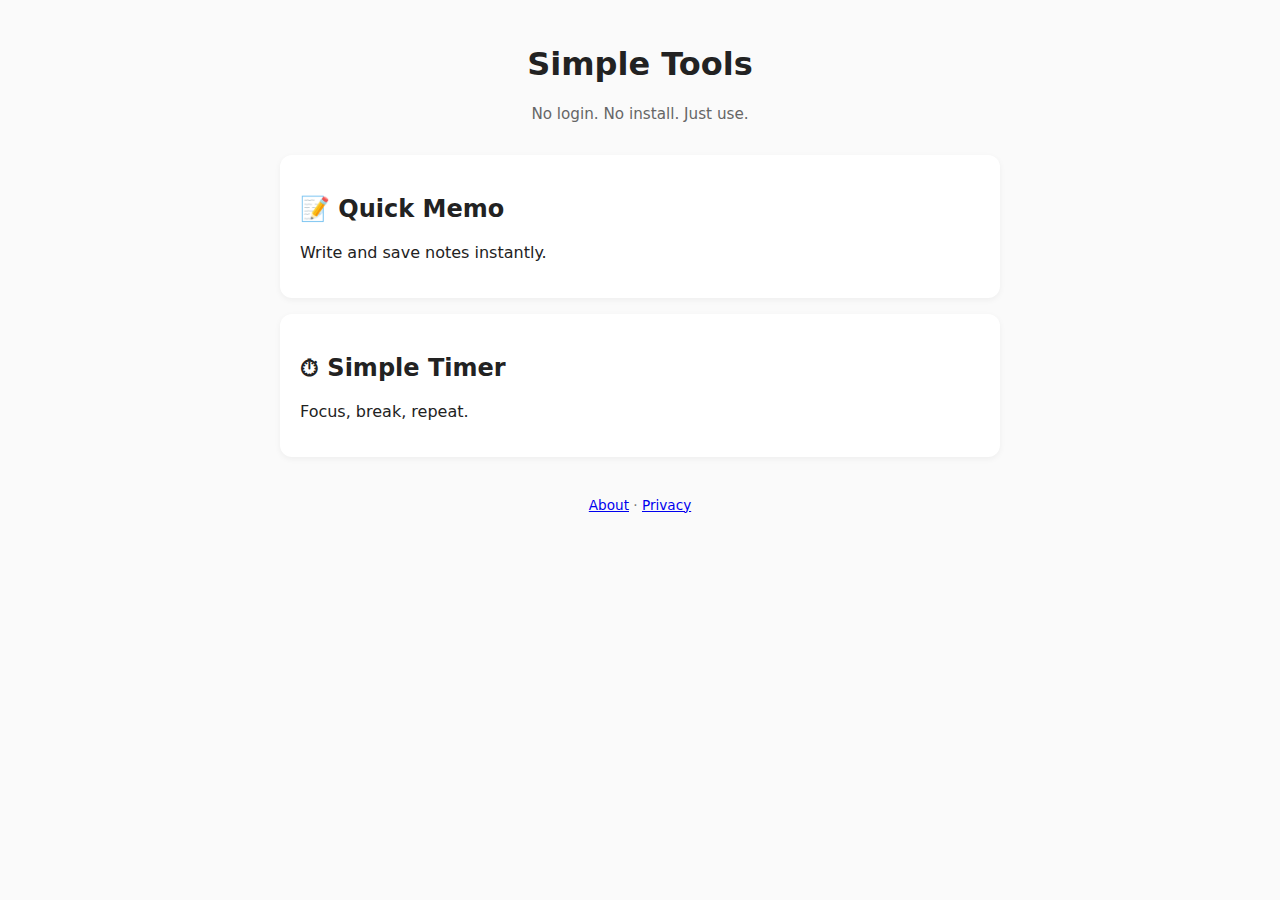
<file: index.html>
<!DOCTYPE html>
<html lang="en">
<head>
  <meta charset="UTF-8" />
  <title>Simple Tools – No Login, Just Use</title>
  <meta name="description" content="Free simple online tools. No login. No install. Just open and use." />
  <meta name="viewport" content="width=device-width, initial-scale=1" />
  <link rel="stylesheet" href="style.css" />
</head>

<body>
  <main class="container">
    <header>
      <h1>Simple Tools</h1>
      <p class="subtitle">
        No login. No install. Just use.
      </p>
    </header>

    <section class="tools">
      <a class="tool-card" href="./apps/memo/index.html">
        <h2>📝 Quick Memo</h2>
        <p>Write and save notes instantly.</p>
      </a>

      <a class="tool-card" href="./apps/timer/index.html">
        <h2>⏱ Simple Timer</h2>
        <p>Focus, break, repeat.</p>
      </a>
    </section>

    <footer>
      <a href="./about.html">About</a>
      ·
      <a href="./privacy.html">Privacy</a>
    </footer>
  </main>
</body>
</html>
</file>
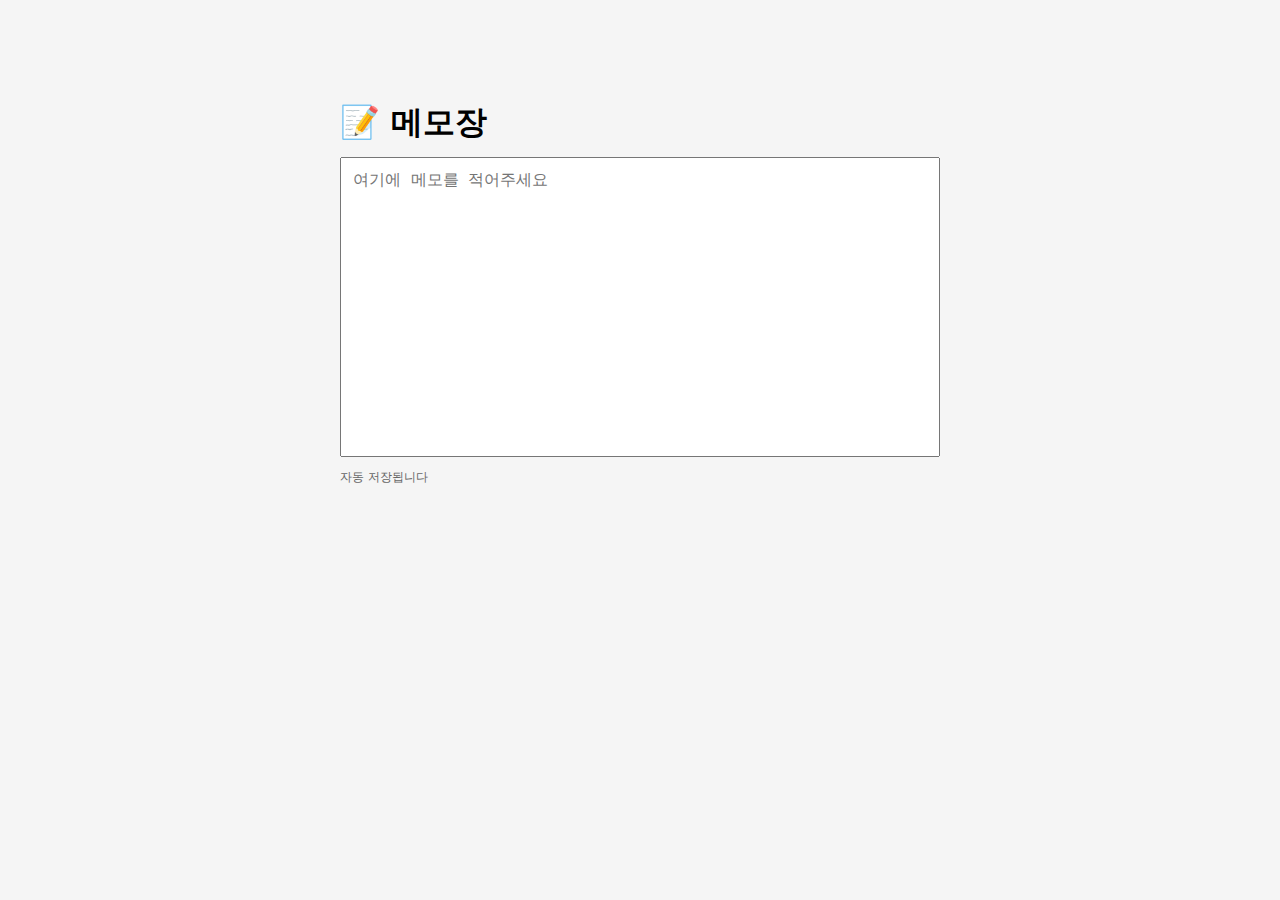
<file: apps/memo/index.html>
<!DOCTYPE html>
<html lang="ko">
<head>
  <meta charset="UTF-8" />
  <meta name="viewport" content="width=device-width, initial-scale=1.0" />
  <title>간단 메모장</title>
  <link rel="stylesheet" href="style.css" />
</head>
<body>
  <div class="container">
    <h1>📝 메모장</h1>
    <textarea id="memo" placeholder="여기에 메모를 적어주세요"></textarea>
    <p class="hint">자동 저장됩니다</p>
  </div>

  <script src="script.js"></script>
</body>
</html>
</file>
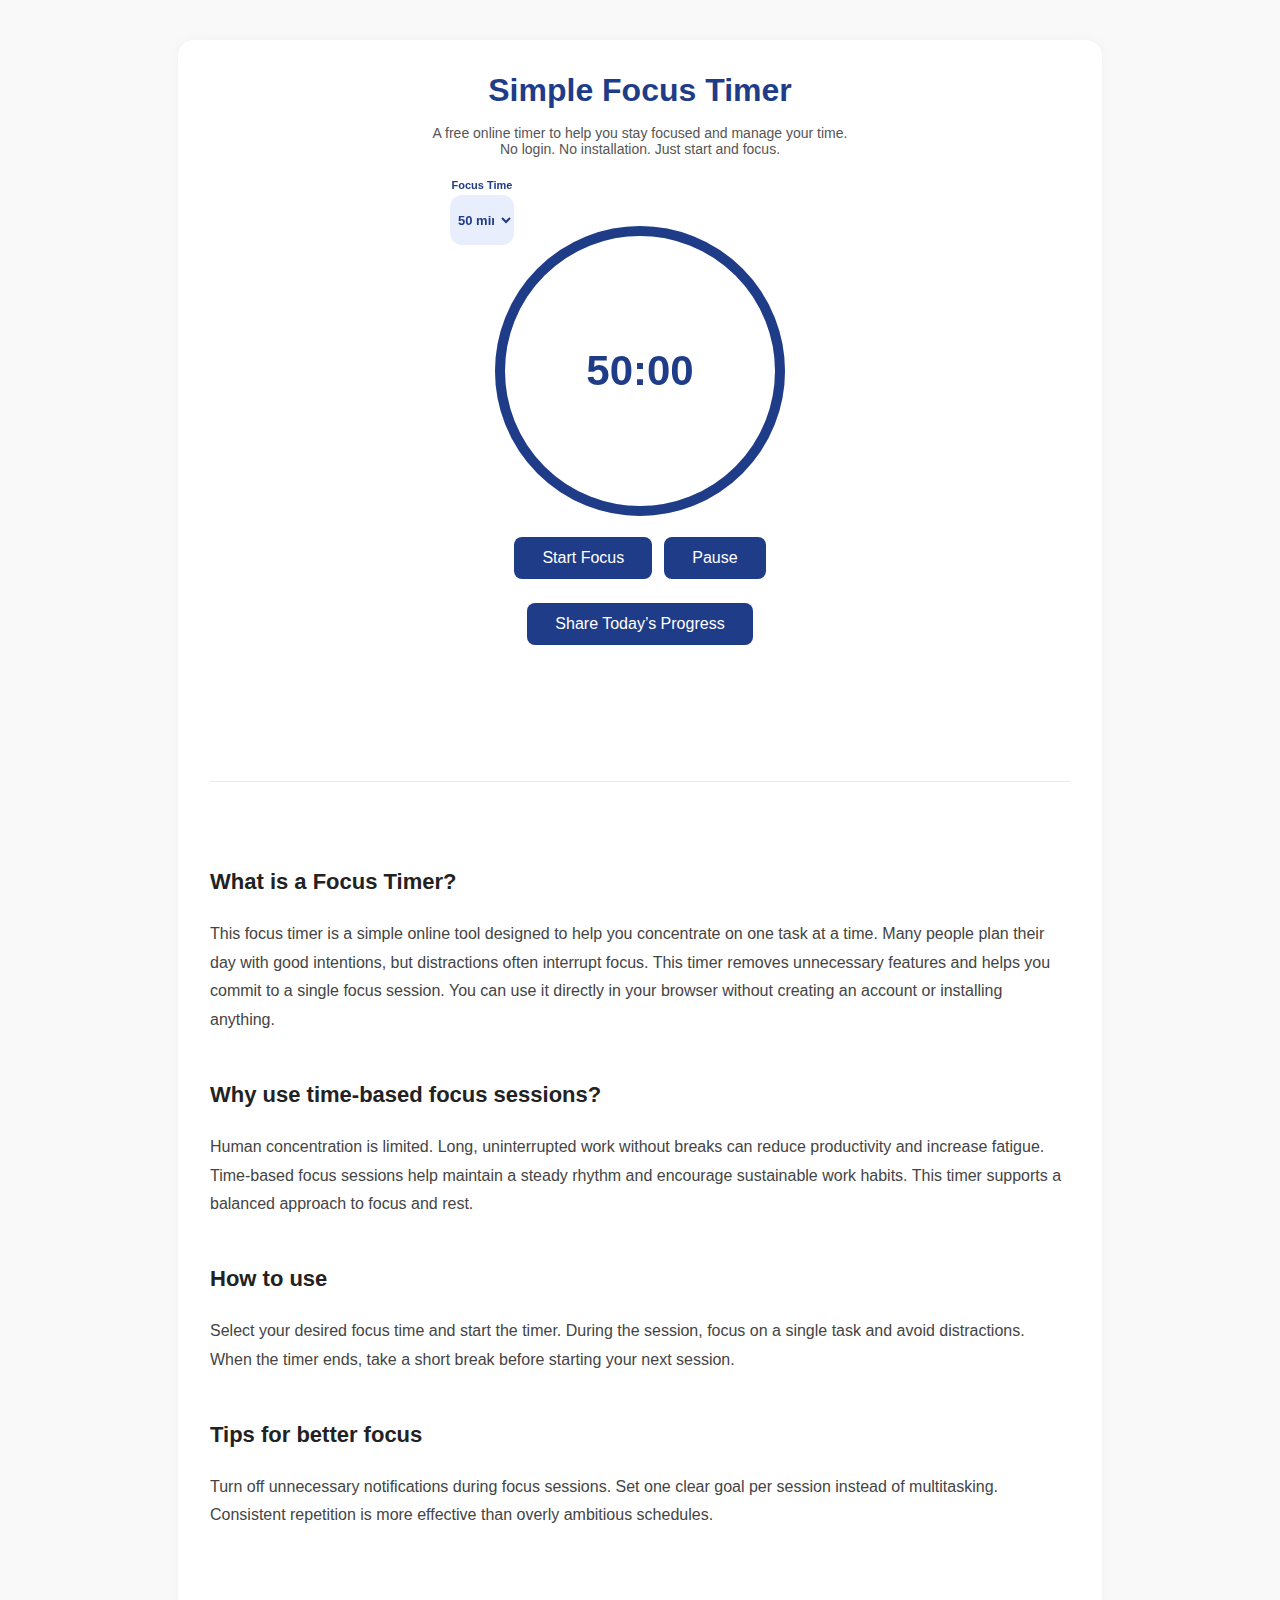
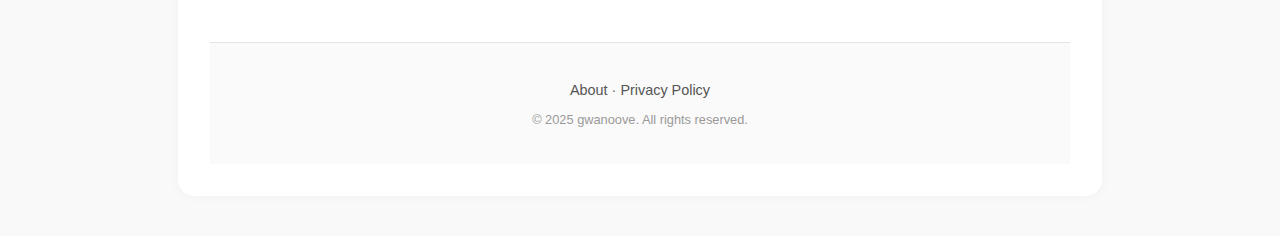
<file: apps/timer/index.html>
<!DOCTYPE html>
<html lang="en">
<head>
  <meta name="google-adsense-account" content="ca-pub-7750291789443147">  
  <meta name="google-site-verification" content="wjXL_0hMn3AOHTuL08Cjw0sr4Y8G222R3JuuA5zKINc" />
  <meta charset="UTF-8" />
  <meta name="viewport" content="width=device-width, initial-scale=1" />

  <title>Simple Focus Timer | Free Online Timer</title>
  <meta name="description" content="A simple online focus timer to manage work and break time. No login, no installation." />

  <script async src="https://pagead2.googlesyndication.com/pagead/js/adsbygoogle.js?client=ca-pub-7750291789443147"
    crossorigin="anonymous"></script>

  <link rel="stylesheet" href="style.css" />
</head>

<body>
  <div class="container">

    <h1>Simple Focus Timer</h1>

    <p class="desc">
      A free online timer to help you stay focused and manage your time.<br>
      No login. No installation. Just start and focus.
    </p>

    <!-- ✅ Timer Area -->
    <div class="timer-layout">
      <div class="timer-wrapper">

        <div class="minute-wheel-box">
          <div class="minute-wheel-label">Focus Time</div>
          <select id="minuteWheel" class="minute-wheel-top" onchange="onWheelChange()">
            <option value="5">5 min</option>
            <option value="10">10 min</option>
            <option value="15">15 min</option>
            <option value="20">20 min</option>
            <option value="25">25 min</option>
            <option value="30">30 min</option>
            <option value="35">35 min</option>
            <option value="40">40 min</option>
            <option value="45">45 min</option>
            <option value="50" selected>50 min</option>
          </select>
        </div>

        <canvas id="progressCanvas" width="300" height="300"></canvas>
        <div id="timeText">50:00</div>
      </div>
    </div>

    <div class="buttons">
      <button id="startBtn" onclick="handleStart()">Start Focus</button>
      <button id="pauseBtn" onclick="togglePause()">Pause</button>
    </div>

    <div class="buttons share-row">
      <button onclick="shareToday()">Share Today’s Progress</button>
    </div>

    <ul id="logList"></ul>

    <!-- ✅ Content Section (for SEO & AdSense) -->
    <section class="content-section">

      <h2>What is a Focus Timer?</h2>
      <p>
        This focus timer is a simple online tool designed to help you concentrate on one task at a time.
        Many people plan their day with good intentions, but distractions often interrupt focus.
        This timer removes unnecessary features and helps you commit to a single focus session.
        You can use it directly in your browser without creating an account or installing anything.
      </p>

      <h2>Why use time-based focus sessions?</h2>
      <p>
        Human concentration is limited.
        Long, uninterrupted work without breaks can reduce productivity and increase fatigue.
        Time-based focus sessions help maintain a steady rhythm and encourage sustainable work habits.
        This timer supports a balanced approach to focus and rest.
      </p>

      <!-- ✅ Ad must be inside content -->
      <ins class="adsbygoogle"
        style="display:block; margin: 24px 0;"
        data-ad-client="ca-pub-7750291789443147"
        data-ad-slot="여기에_내_광고슬롯_ID"
        data-ad-format="auto"
        data-full-width-responsive="true"></ins>
      <script>
        (adsbygoogle = window.adsbygoogle || []).push({});
      </script>

      <h2>How to use</h2>
      <p>
        Select your desired focus time and start the timer.
        During the session, focus on a single task and avoid distractions.
        When the timer ends, take a short break before starting your next session.
      </p>

      <h2>Tips for better focus</h2>
      <p>
        Turn off unnecessary notifications during focus sessions.
        Set one clear goal per session instead of multitasking.
        Consistent repetition is more effective than overly ambitious schedules.
      </p>

    </section>

    <footer class="site-footer">
      <p>
        <a href="../about.html">About</a> ·
        <a href="../privacy.html">Privacy Policy</a>
      </p>
      <p class="copyright">
        © 2025 gwanoove. All rights reserved.
      </p>
    </footer>

  </div>

  <script src="script.js"></script>
</body>
</html>
</file>
<file: style.css>
body {
  margin: 0;
  font-family: system-ui, -apple-system, BlinkMacSystemFont, sans-serif;
  background: #fafafa;
  color: #222;
}

.container {
  max-width: 720px;
  margin: 0 auto;
  padding: 24px;
}

header {
  text-align: center;
  margin-bottom: 32px;
}

.subtitle {
  color: #666;
  font-size: 0.95rem;
}

.tools {
  display: grid;
  grid-template-columns: 1fr;
  gap: 16px;
}

.tool-card {
  display: block;
  padding: 20px;
  background: white;
  border-radius: 12px;
  text-decoration: none;
  color: inherit;
  box-shadow: 0 2px 6px rgba(0,0,0,0.05);
}

.tool-card:hover {
  transform: translateY(-2px);
}

footer {
  margin-top: 40px;
  text-align: center;
  font-size: 0.85rem;
  color: #777;
}
</file>
<file: apps/memo/style.css>
body {
  margin: 0;
  font-family: system-ui, -apple-system, BlinkMacSystemFont, sans-serif;
  background-color: #f5f5f5;
}

.container {
  max-width: 600px;
  margin: 60px auto;
  padding: 20px;
}

h1 {
  margin-bottom: 12px;
}

textarea {
  width: 100%;
  height: 300px;
  padding: 12px;
  font-size: 16px;
  box-sizing: border-box;
  resize: none;
}

.hint {
  margin-top: 8px;
  font-size: 12px;
  color: #666;
}
</file>
<file: apps/timer/style.css>
/* =========================
   기본 리셋 & 페이지 구조
========================= */
body {
  margin: 0;
  min-height: 100vh;
  background: #f9f9f9;
  font-family: -apple-system, BlinkMacSystemFont, sans-serif;
  color: #222;
}

/* =========================
   메인 컨테이너
========================= */
.container {
  width: 100%;
  max-width: 860px;
  margin: 40px auto;
  background: #ffffff;
  padding: 32px;
  border-radius: 16px;
  box-shadow: 0 0 12px rgba(0, 0, 0, 0.04);

  display: flex;
  flex-direction: column;
  align-items: center;
  gap: 16px;
}

/* =========================
   텍스트 영역
========================= */
h1 {
  margin: 0;
  color: #1f3c88;
  text-align: center;
}

.desc {
  margin: 0;
  font-size: 14px;
  color: #555;
  text-align: center;
}

/* =========================
   타이머 레이아웃
========================= */
.timer-layout {
  display: flex;
  justify-content: center;
  margin-top: 48px;
}

/* =========================
   원형 타이머
========================= */
.timer-wrapper {
  position: relative;
  width: 300px;
  height: 300px;
}

#progressCanvas {
  position: absolute;
  top: 0;
  left: 0;
}

#timeText {
  position: absolute;
  inset: 0;
  display: flex;
  align-items: center;
  justify-content: center;
  font-size: 42px;
  font-weight: bold;
  color: #1f3c88;
}

/* =========================
   공부시간 선택 휠
========================= */
.minute-wheel-box {
  position: absolute;
  top: -42px;
  left: -40px;
  z-index: 10;

  display: flex;
  flex-direction: column;
  align-items: center;
}

.minute-wheel-label {
  font-size: 11px;
  font-weight: 700;
  color: #1f3c88;
  margin-bottom: 4px;
}

.minute-wheel-top {
  width: 64px;
  height: 50px;
  font-size: 13px;
  font-weight: 700;
  color: #1f3c88;
  text-align: center;
  border-radius: 12px;
  border: none;
  background: #e9eefc;
  padding: 4px;
  overflow-y: auto;
}

.minute-wheel-top option {
  padding: 6px 0;
}

/* =========================
   버튼 영역
========================= */
.buttons {
  width: 100%;
  display: flex;
  justify-content: center;
  gap: 12px;
}

.share-row {
  margin-top: 8px;
}

button {
  padding: 12px 28px;
  font-size: 16px;
  border: none;
  border-radius: 8px;
  background: #1f3c88;
  color: white;
  cursor: pointer;
}

button:hover {
  background: #162d66;
}

/* =========================
   기록 리스트
========================= */
#logList {
  width: 100%;
  max-width: 520px;
  margin: 24px auto 0;
  padding: 0;
  list-style: none;
}

/* =========================
   승인용 콘텐츠 영역
========================= */
.content-section {
  width: 100%;
  margin-top: 80px;
  padding-top: 40px;
  border-top: 1px solid #eaeaea;
  line-height: 1.8;
}

.content-section h2 {
  margin-top: 40px;
  font-size: 22px;
  font-weight: 600;
  color: #222;
}

.content-section p {
  margin-top: 14px;
  font-size: 16px;
  color: #444;
  word-break: keep-all;
}

/* =========================
   광고 여백 안정화
========================= */
.adsbygoogle {
  margin: 32px 0;
}

/* =========================
   푸터
========================= */
.site-footer {
  width: 100%;
  margin-top: 80px;
  padding: 24px 0;
  border-top: 1px solid #e5e5e5;
  text-align: center;
  font-size: 0.9rem;
  color: #666;
  background-color: #fafafa;
}

.site-footer a {
  color: #555;
  text-decoration: none;
}

.site-footer a:hover {
  text-decoration: underline;
}

.site-footer .copyright {
  margin-top: 8px;
  font-size: 0.8rem;
  color: #999;
}
</file>
